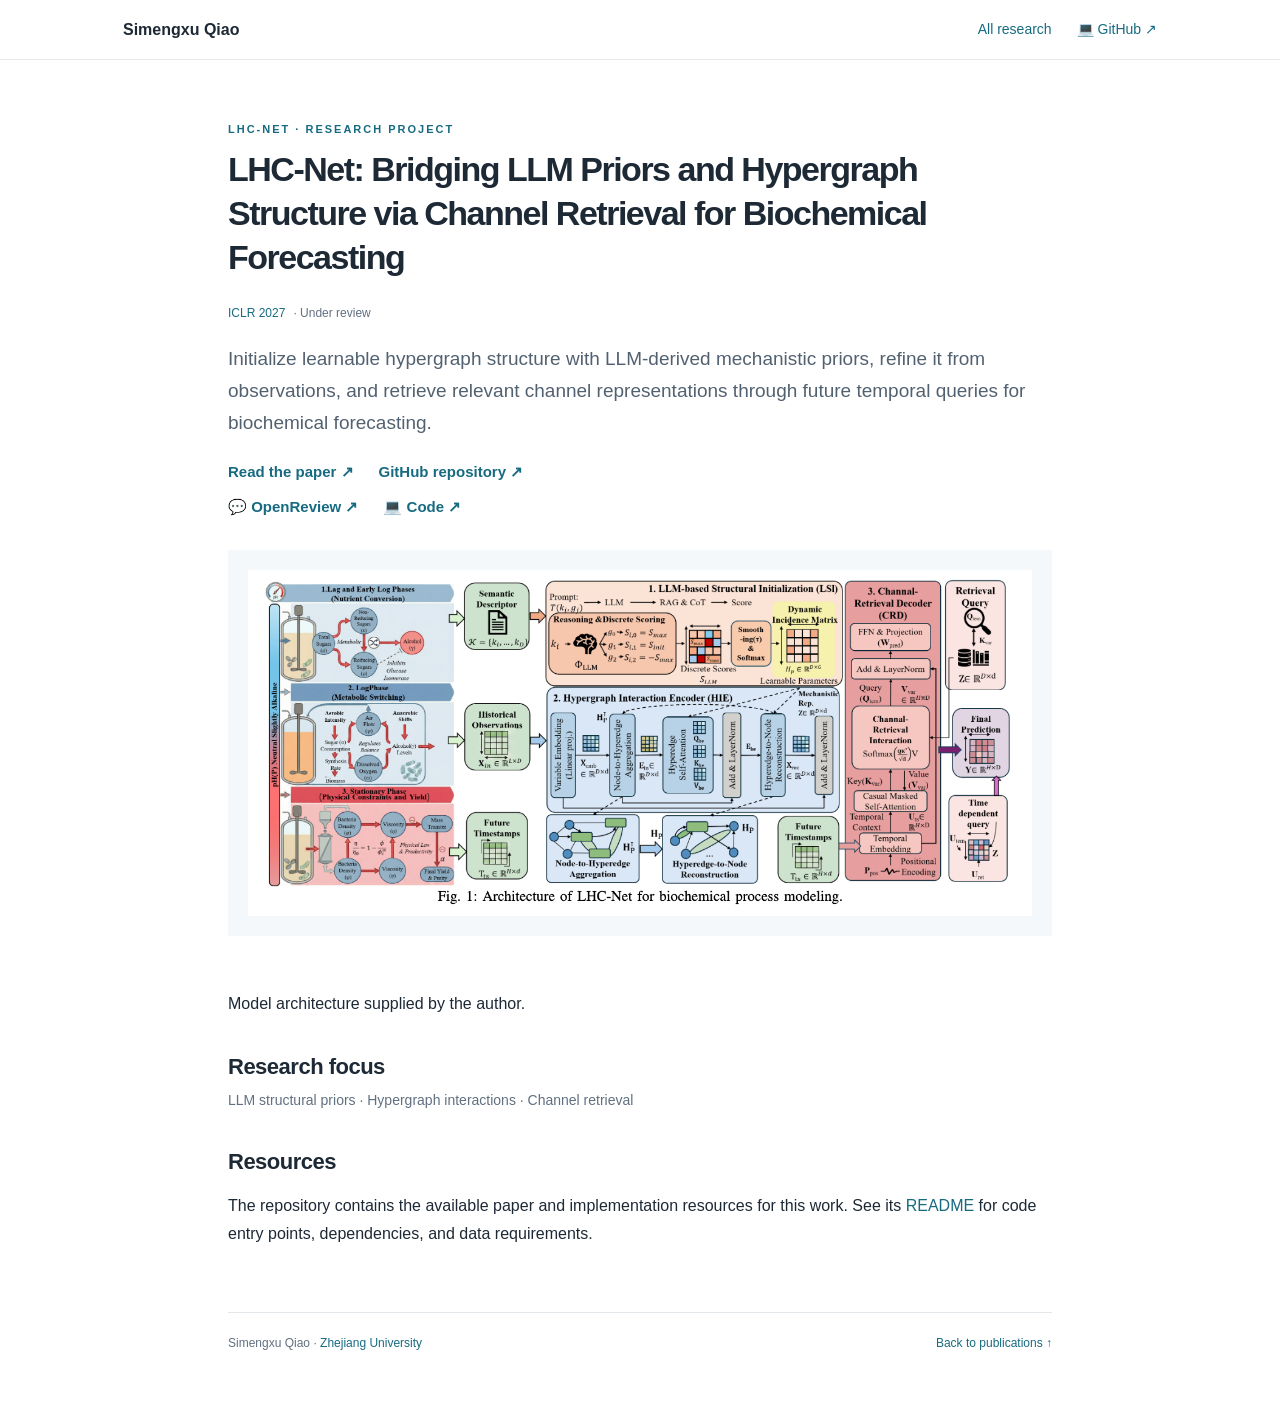
<file: projects/lhc-net/index.html>
<!doctype html><html lang="en"><head><meta charset="utf-8"><meta name="viewport" content="width=device-width,initial-scale=1"><title>LHC-Net: Bridging LLM Priors and Hypergraph Structure via Channel Retrieval for Biochemical Forecasting</title><meta name="description" content="Simengxu Qiao — temporal representation learning, knowledge-guided forecasting, and multimodal time series at Zhejiang University."><meta name="theme-color" content="#176b81"><link rel="icon" href="../../assets/favicon.svg" type="image/svg+xml"><link rel="stylesheet" href="../../assets/style.css?v=1736c0d375"></head><body><header><div class="nav"><a class="wordmark" href="../../">Simengxu Qiao</a><nav><a href="../../#publications">All research</a><a href="https://github.com/Joss0623/LHC-Net">💻 GitHub ↗</a></nav></div></header><main class="project-shell"><p class="eyebrow">LHC-Net · Research project</p><h1>LHC-Net: Bridging LLM Priors and Hypergraph Structure via Channel Retrieval for Biochemical Forecasting</h1><p class="meta"><a href="https://iclr.cc/" target="_blank" rel="noopener noreferrer">ICLR 2027</a> · Under review</p><p class="lead">Initialize learnable hypergraph structure with LLM-derived mechanistic priors, refine it from observations, and retrieve relevant channel representations through future temporal queries for biochemical forecasting.</p><div class="links"><a href="https://openreview.net/pdf?id=uPL5X1cZSh">Read the paper ↗</a><a href="https://github.com/Joss0623/LHC-Net">GitHub repository ↗</a></div><div class="links"><a href="https://openreview.net/forum?id=uPL5X1cZSh" target="_blank" rel="noopener noreferrer">💬 OpenReview ↗</a><a href="https://anonymous.4open.science/r/LHC-Net-8B41" target="_blank" rel="noopener noreferrer">💻 Code ↗</a></div><a href="../../assets/lhc-net.png" aria-label="Open full-size model architecture"><img class="framework" src="../../assets/lhc-net.png" alt="LHC-Net model architecture"></a><p class="figure-note">Model architecture supplied by the author.</p><section><h2>Research focus</h2><p class="tags">LLM structural priors · Hypergraph interactions · Channel retrieval</p></section><section><h2>Resources</h2><p>The repository contains the available paper and implementation resources for this work. See its <a href="https://github.com/Joss0623/LHC-Net#readme">README</a> for code entry points, dependencies, and data requirements.</p></section><footer><span>Simengxu Qiao · <a href="https://www.zju.edu.cn/english/" target="_blank" rel="noopener noreferrer">Zhejiang University</a></span><a href="../../#publications">Back to publications ↑</a></footer></main></body></html>
</file>
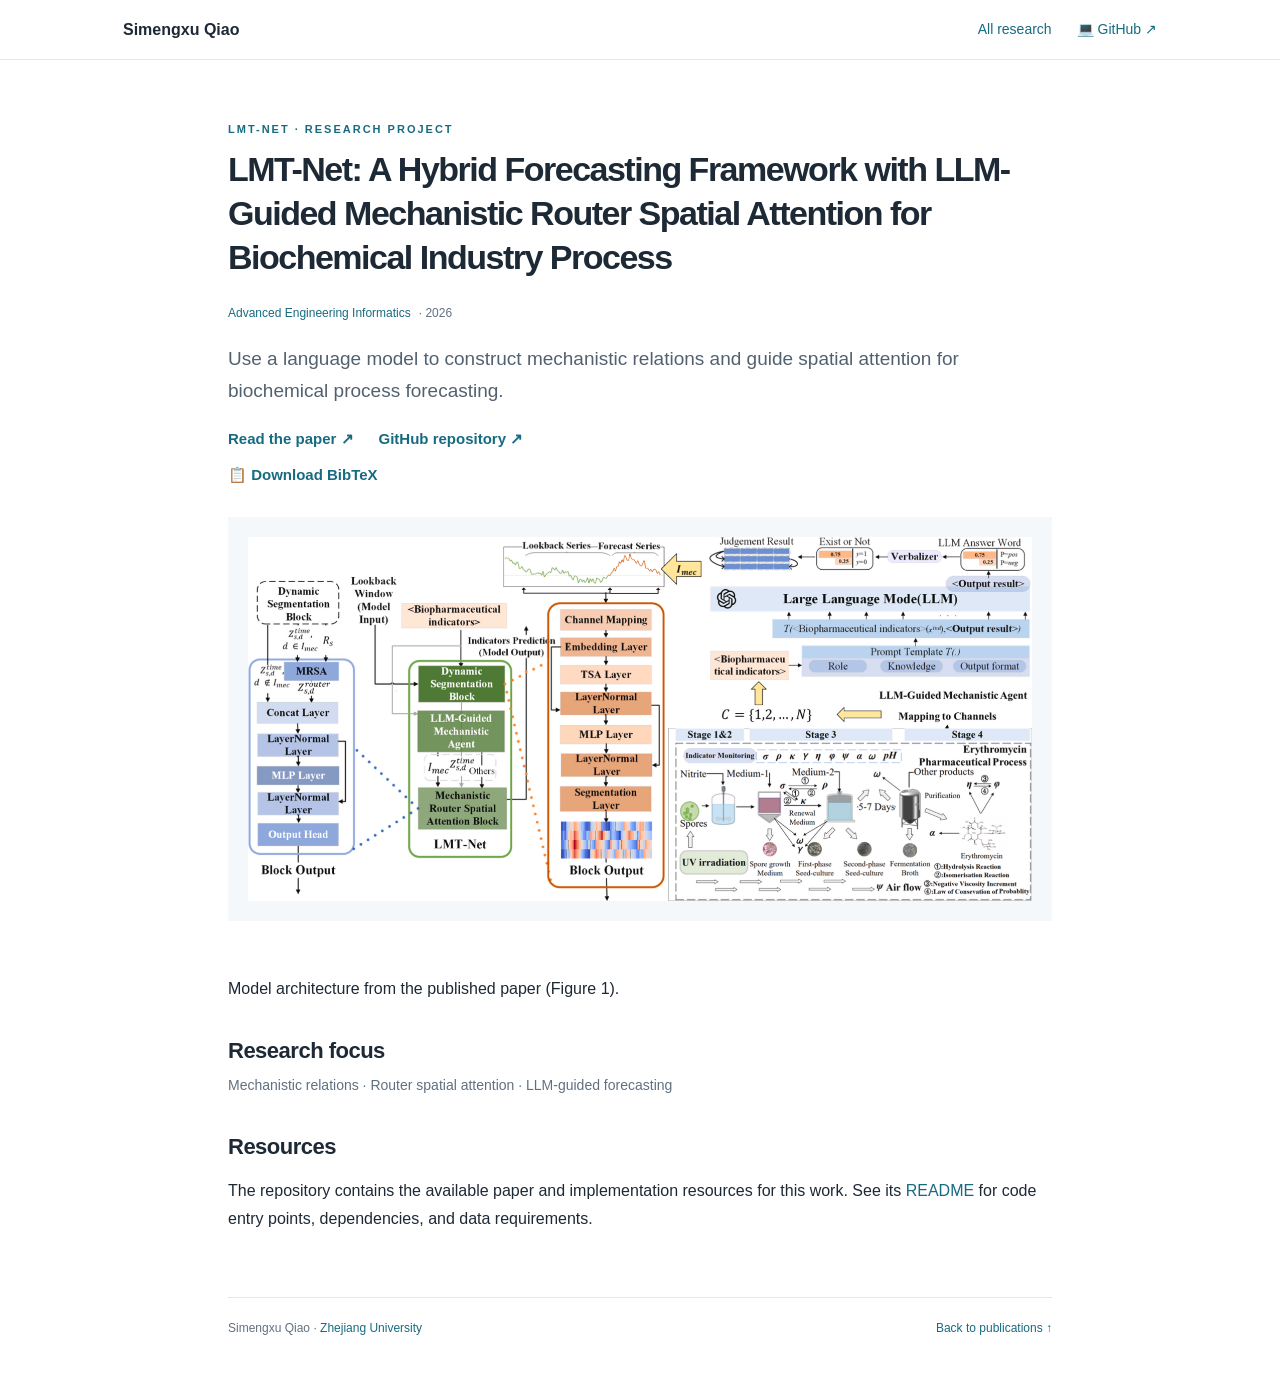
<file: projects/lmt-net/index.html>
<!doctype html><html lang="en"><head><meta charset="utf-8"><meta name="viewport" content="width=device-width,initial-scale=1"><title>LMT-Net: A Hybrid Forecasting Framework with LLM-Guided Mechanistic Router Spatial Attention for Biochemical Industry Process</title><meta name="description" content="Simengxu Qiao — temporal representation learning, knowledge-guided forecasting, and multimodal time series at Zhejiang University."><meta name="theme-color" content="#176b81"><link rel="icon" href="../../assets/favicon.svg" type="image/svg+xml"><link rel="stylesheet" href="../../assets/style.css?v=1736c0d375"></head><body><header><div class="nav"><a class="wordmark" href="../../">Simengxu Qiao</a><nav><a href="../../#publications">All research</a><a href="https://github.com/Joss0623/LMT-Net">💻 GitHub ↗</a></nav></div></header><main class="project-shell"><p class="eyebrow">LMT-Net · Research project</p><h1>LMT-Net: A Hybrid Forecasting Framework with LLM-Guided Mechanistic Router Spatial Attention for Biochemical Industry Process</h1><p class="meta"><a href="https://www.sciencedirect.com/journal/advanced-engineering-informatics" target="_blank" rel="noopener noreferrer">Advanced Engineering Informatics</a> · 2026</p><p class="lead">Use a language model to construct mechanistic relations and guide spatial attention for biochemical process forecasting.</p><div class="links"><a href="https://doi.org/10.1016/j.aei.2026.105001">Read the paper ↗</a><a href="https://github.com/Joss0623/LMT-Net">GitHub repository ↗</a></div><div class="links"><a href="../../citations/lmt-net.bib" download>📋 Download BibTeX</a></div><a href="../../assets/lmt-net.png" aria-label="Open full-size model architecture"><img class="framework" src="../../assets/lmt-net.png" alt="LMT-Net model architecture"></a><p class="figure-note">Model architecture from the published paper (Figure 1).</p><section><h2>Research focus</h2><p class="tags">Mechanistic relations · Router spatial attention · LLM-guided forecasting</p></section><section><h2>Resources</h2><p>The repository contains the available paper and implementation resources for this work. See its <a href="https://github.com/Joss0623/LMT-Net#readme">README</a> for code entry points, dependencies, and data requirements.</p></section><footer><span>Simengxu Qiao · <a href="https://www.zju.edu.cn/english/" target="_blank" rel="noopener noreferrer">Zhejiang University</a></span><a href="../../#publications">Back to publications ↑</a></footer></main></body></html>
</file>
<file: assets/style.css>
:root{--ink:#1e2936;--muted:#617080;--accent:#176b81;--line:#e3e8ec;--paper:#fff;--wash:#f5f8fa}*{box-sizing:border-box}html{scroll-behavior:smooth;scroll-padding-top:85px}body{margin:0;color:var(--ink);background:var(--paper);font:16px/1.7 -apple-system,BlinkMacSystemFont,"Segoe UI",Arial,"Noto Sans",sans-serif}a{color:var(--accent);text-decoration:none}a:hover{text-decoration:underline}a:focus-visible,button:focus-visible{outline:3px solid #edb95e;outline-offset:4px}header{position:sticky;top:0;background:#ffffffed;backdrop-filter:blur(12px);border-bottom:1px solid var(--line);z-index:10}.nav{max-width:1090px;margin:auto;display:flex;align-items:center;justify-content:space-between;padding:16px 28px;gap:20px}.wordmark{color:var(--ink);font-size:16px;font-weight:650}.nav nav{display:flex;gap:25px;font-size:14px}.shell{max-width:1090px;margin:auto;padding:60px 28px 40px}.intro{display:grid;grid-template-columns:210px 1fr;gap:58px;align-items:start}.portrait{width:180px;height:225px;object-fit:cover;object-position:center 24%;border-radius:3px;display:block;background:var(--wash)}.identity{margin-top:18px;font-size:13px;color:var(--muted)}.identity strong{display:block;color:var(--ink);font-size:15px}.eyebrow{text-transform:uppercase;font-size:11px;font-weight:650;letter-spacing:2px;color:var(--accent);margin:0 0 8px}h1{font-size:39px;font-weight:650;letter-spacing:-1.5px;line-height:1.2;margin:0 0 24px}h1 span{font-size:24px;font-weight:400;letter-spacing:0;color:var(--muted);white-space:nowrap}.bio p{margin:0 0 14px}.contact{display:flex;gap:20px;flex-wrap:wrap;margin-top:23px;font-size:14px}.research-line{border-top:1px solid var(--line);padding-top:16px;color:var(--muted);font-size:14px}.section{margin-top:64px}h2{font-size:25px;letter-spacing:-.5px;line-height:1.3;font-weight:600;margin:0}.section-heading{display:flex;align-items:center;justify-content:space-between;gap:20px;margin-bottom:24px}.section-note{color:var(--muted);font-size:13px;margin:9px 0 0}.filters{display:flex;gap:5px;flex-wrap:wrap}.filters button{font:inherit;font-size:12px;border:1px solid transparent;background:transparent;color:var(--muted);padding:6px 11px;cursor:pointer;border-radius:3px}.filters button[aria-pressed=true]{background:#eaf3f5;color:var(--accent);border-color:#d8e8ed}.pub{display:grid;grid-template-columns:180px 1fr;gap:28px;padding:25px 0;border-top:1px solid var(--line)}.teaser{height:132px;width:180px;display:flex;align-items:center;justify-content:center;background:var(--wash);border:1px solid #e9eef1;overflow:hidden;border-radius:3px}.teaser img{width:100%;height:100%;object-fit:contain;padding:6px}.teaser .monogram{font-size:27px;font-weight:550;letter-spacing:-1px;color:#3b778a;line-height:1.15;text-align:center;padding:15px}.pub h3{font-size:17px;line-height:1.45;font-weight:600;margin:3px 0 8px}.pub h3 a{color:var(--ink)}.meta{font-size:12px;color:var(--muted);display:flex;align-items:center;gap:8px;flex-wrap:wrap}.status{color:var(--accent);background:#eff6f7;border-radius:2px;padding:1px 6px;font-size:10px;font-weight:650;letter-spacing:.3px;text-transform:uppercase}.summary{font-size:14px;color:#526170;line-height:1.65;margin:8px 0}.links{display:flex;gap:15px;font-size:12px;font-weight:600;margin-top:10px}.tags{font-size:11px;color:var(--muted);margin-top:8px}.timeline{border-top:1px solid var(--line)}.timeline article{display:grid;grid-template-columns:180px 1fr;gap:28px;padding:22px 0;border-bottom:1px solid var(--line)}.date{color:var(--muted);font-size:13px}.timeline h3{font-size:16px;margin:0 0 4px}.timeline p{font-size:14px;color:#526170;margin:0}.education{display:grid;grid-template-columns:1fr 1fr;gap:35px;border-top:1px solid var(--line);padding-top:23px}.education h3{font-size:16px;margin:0}.education p{font-size:14px;color:var(--muted);margin:5px 0}.awards{display:flex;gap:30px;flex-wrap:wrap;padding:22px 0;border-top:1px solid var(--line);font-size:14px;color:#526170}footer{margin-top:65px;padding-top:20px;border-top:1px solid var(--line);font-size:12px;color:var(--muted);display:flex;justify-content:space-between;gap:20px}.project-shell{max-width:880px;margin:auto;padding:60px 28px}.project-shell h1{font-size:34px;line-height:1.3}.project-shell .lead{font-size:19px;color:#526170}.project-shell img.framework{width:100%;max-height:440px;object-fit:contain;margin:30px 0;background:var(--wash);padding:20px}.project-shell section{margin-top:35px}.project-shell h2{font-size:22px}.project-shell .tags{font-size:14px}.project-shell .links{font-size:15px;gap:25px}code{background:var(--wash);padding:2px 5px;font-size:.9em}.skip{position:absolute;left:16px;top:-100px}.skip:focus{top:10px;background:white;padding:8px;z-index:20}[hidden]{display:none!important}@media(max-width:740px){.nav{padding:13px 20px}.nav nav{gap:14px;font-size:12px}.shell{padding:34px 20px}.intro{grid-template-columns:1fr;gap:26px}.profile-side{display:flex;gap:20px;align-items:center}.portrait{width:110px;height:138px}.identity{margin-top:0}.eyebrow{font-size:10px}h1{font-size:33px}h1 span{font-size:21px}.section{margin-top:45px}.section-heading{align-items:flex-start;flex-direction:column;gap:13px}.pub{grid-template-columns:110px 1fr;gap:17px;padding:21px 0}.teaser{width:110px;height:97px}.teaser .monogram{font-size:19px}.pub h3{font-size:15px}.summary{font-size:13px}.meta{font-size:11px}.timeline article{grid-template-columns:1fr;gap:4px}.education{grid-template-columns:1fr;gap:20px}footer{flex-direction:column;gap:4px}.project-shell h1{font-size:27px}}@media(prefers-reduced-motion:reduce){html{scroll-behavior:auto}}

@media(max-width:740px){.wordmark{font-size:13px;white-space:nowrap}.nav nav{gap:10px;font-size:11px}.nav{gap:13px}}
.links{flex-wrap:wrap;align-items:center;gap:8px 15px}.repo-badge{display:inline-flex;align-items:center;line-height:1}.repo-badge img{height:20px;width:auto;max-width:130px}.meta a{color:inherit}.meta a:hover{color:var(--accent)}
.pub h3 a,.meta a{color:var(--accent)}

/* Fit publication frames to each model figure instead of a fixed-height canvas. */
.teaser{height:auto;align-self:start;background:transparent;line-height:0}
.teaser img{display:block;width:100%;height:auto;padding:0}
@media(max-width:740px){.teaser{height:auto}}
</file>
